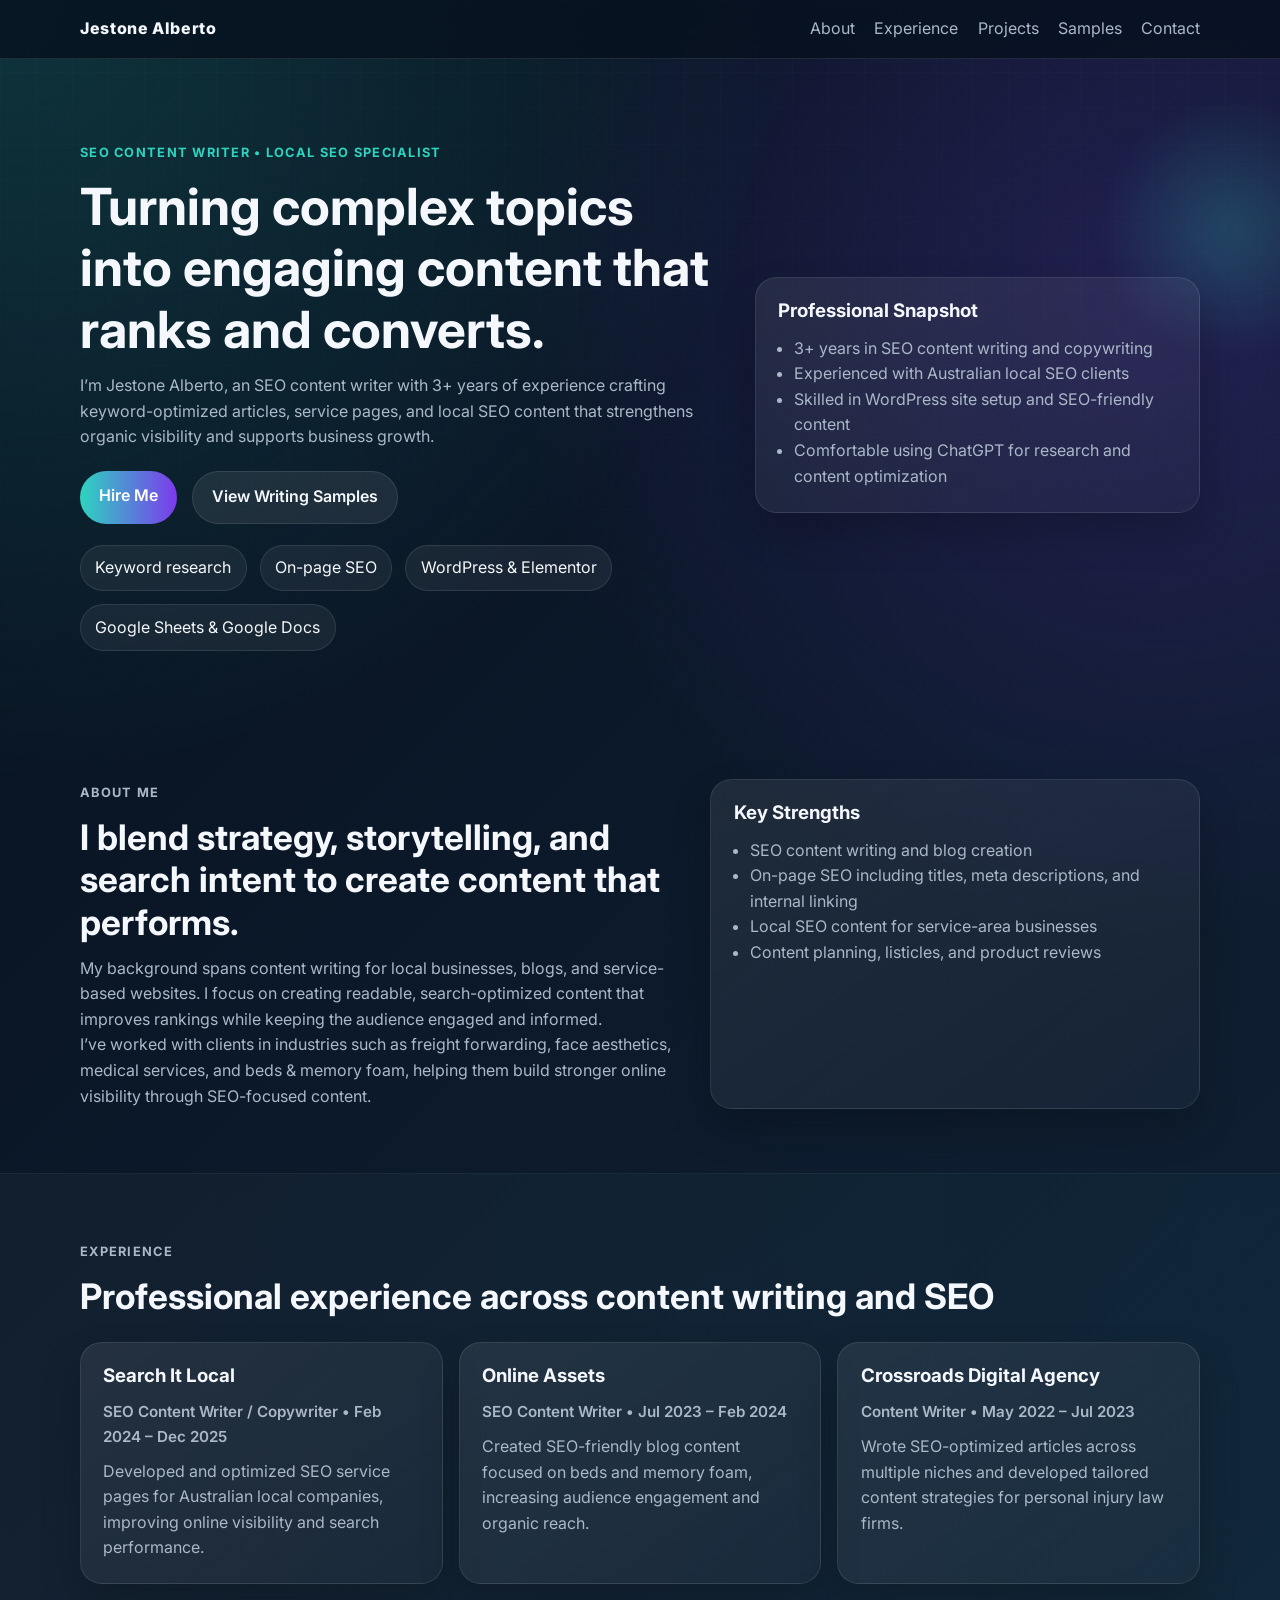
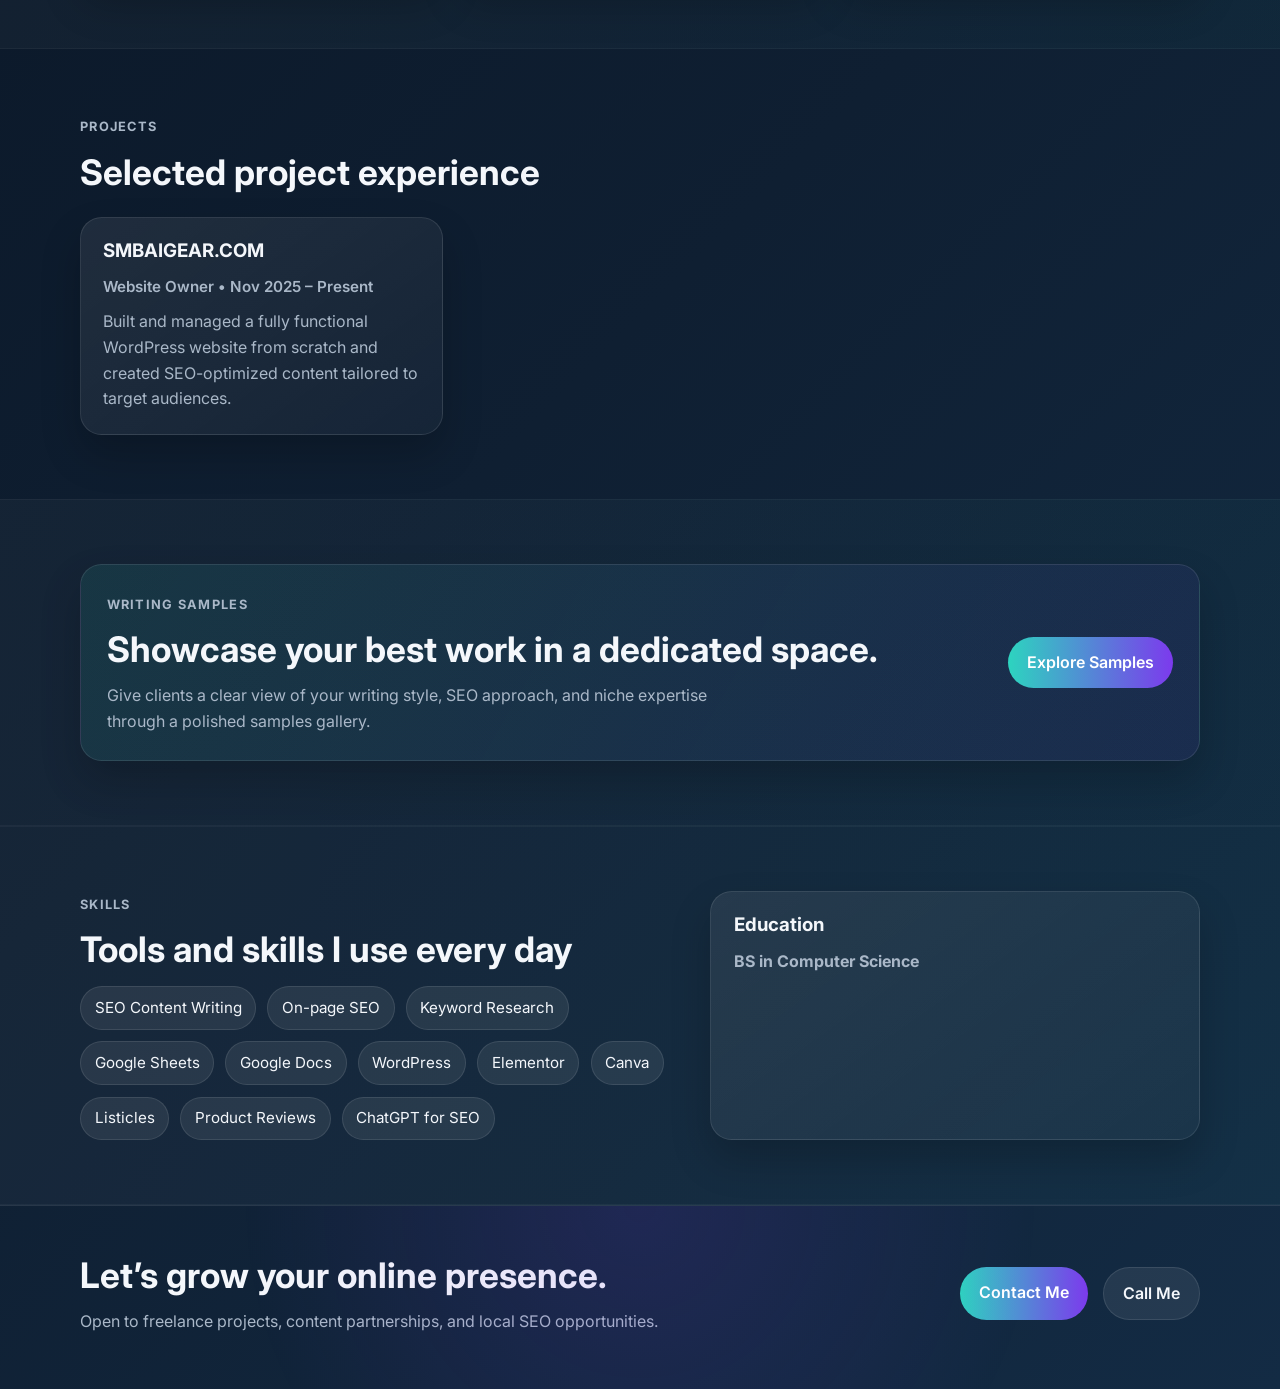
<file: index.html>
<!DOCTYPE html>
<html lang="en">
  <head>
    <meta charset="UTF-8" />
    <meta name="viewport" content="width=device-width, initial-scale=1.0" />
    <title>Jestone Alberto | SEO Content Writer & Local SEO Specialist</title>
    <meta
      name="description"
      content="Portfolio of Jestone Alberto, an SEO content writer and local SEO specialist with 3+ years of experience creating keyword-optimized content and improving search visibility."
    />
    <link rel="preconnect" href="https://fonts.googleapis.com" />
    <link rel="preconnect" href="https://fonts.gstatic.com" crossorigin />
    <link
      href="https://fonts.googleapis.com/css2?family=Inter:wght@400;500;600;700;800&display=swap"
      rel="stylesheet"
    />
    <link rel="stylesheet" href="styles.css" />
  </head>
  <body>
    <header class="site-header">
      <nav class="navbar container">
        <a href="#home" class="logo">Jestone Alberto</a>
        <button class="nav-toggle" aria-label="Toggle navigation">
          <span></span>
          <span></span>
          <span></span>
        </button>
        <div class="nav-links">
          <a href="#about">About</a>
          <a href="#experience">Experience</a>
          <a href="#projects">Projects</a>
          <a href="samples.html">Samples</a>
          <a href="contact.html">Contact</a>
        </div>
      </nav>
    </header>

    <main id="home">
      <section class="hero">
        <div class="container hero-grid">
          <div class="hero-content">
            <p class="eyebrow">SEO Content Writer • Local SEO Specialist</p>
            <h1>Turning complex topics into engaging content that ranks and converts.</h1>
            <p class="hero-text">
              I’m Jestone Alberto, an SEO content writer with 3+ years of experience crafting keyword-optimized articles,
              service pages, and local SEO content that strengthens organic visibility and supports business growth.
            </p>
            <div class="hero-actions">
              <a class="btn btn-primary" href="contact.html">Hire Me</a>
              <a class="btn btn-secondary" href="samples.html">View Writing Samples</a>
            </div>
            <ul class="hero-highlights">
              <li>Keyword research</li>
              <li>On-page SEO</li>
              <li>WordPress & Elementor</li>
              <li>Google Sheets & Google Docs</li>
            </ul>
          </div>
          <div class="hero-card">
            <h3>Professional Snapshot</h3>
            <ul>
              <li>3+ years in SEO content writing and copywriting</li>
              <li>Experienced with Australian local SEO clients</li>
              <li>Skilled in WordPress site setup and SEO-friendly content</li>
              <li>Comfortable using ChatGPT for research and content optimization</li>
            </ul>
          </div>
        </div>
      </section>

      <section id="about" class="section">
        <div class="container two-column">
          <div>
            <p class="eyebrow">About Me</p>
            <h2>I blend strategy, storytelling, and search intent to create content that performs.</h2>
            <p>
              My background spans content writing for local businesses, blogs, and service-based websites. I focus on creating readable,
              search-optimized content that improves rankings while keeping the audience engaged and informed.
            </p>
            <p>
              I’ve worked with clients in industries such as freight forwarding, face aesthetics, medical services, and beds & memory foam,
              helping them build stronger online visibility through SEO-focused content.
            </p>
          </div>
          <div class="info-card">
            <h3>Key Strengths</h3>
            <ul>
              <li>SEO content writing and blog creation</li>
              <li>On-page SEO including titles, meta descriptions, and internal linking</li>
              <li>Local SEO content for service-area businesses</li>
              <li>Content planning, listicles, and product reviews</li>
            </ul>
          </div>
        </div>
      </section>

      <section id="experience" class="section alt-section">
        <div class="container">
          <p class="eyebrow">Experience</p>
          <h2>Professional experience across content writing and SEO</h2>
          <div class="card-grid experience-grid">
            <article class="card">
              <h3>Search It Local</h3>
              <p class="job-meta">SEO Content Writer / Copywriter • Feb 2024 – Dec 2025</p>
              <p>Developed and optimized SEO service pages for Australian local companies, improving online visibility and search performance.</p>
            </article>
            <article class="card">
              <h3>Online Assets</h3>
              <p class="job-meta">SEO Content Writer • Jul 2023 – Feb 2024</p>
              <p>Created SEO-friendly blog content focused on beds and memory foam, increasing audience engagement and organic reach.</p>
            </article>
            <article class="card">
              <h3>Crossroads Digital Agency</h3>
              <p class="job-meta">Content Writer • May 2022 – Jul 2023</p>
              <p>Wrote SEO-optimized articles across multiple niches and developed tailored content strategies for personal injury law firms.</p>
            </article>
          </div>
        </div>
      </section>

      <section id="projects" class="section">
        <div class="container">
          <p class="eyebrow">Projects</p>
          <h2>Selected project experience</h2>
          <div class="card-grid">
            <article class="card">
              <h3>SMBAIGEAR.COM</h3>
              <p class="job-meta">Website Owner • Nov 2025 – Present</p>
              <p>Built and managed a fully functional WordPress website from scratch and created SEO-optimized content tailored to target audiences.</p>
            </article>

          </div>
        </div>
      </section>

      <section class="section alt-section">
        <div class="container spotlight-box">
          <div>
            <p class="eyebrow">Writing Samples</p>
            <h2>Showcase your best work in a dedicated space.</h2>
            <p>
              Give clients a clear view of your writing style, SEO approach, and niche expertise through a polished samples gallery.
            </p>
          </div>
          <a class="btn btn-primary" href="samples.html">Explore Samples</a>
        </div>
      </section>

      <section class="section alt-section">
        <div class="container two-column">
          <div>
            <p class="eyebrow">Skills</p>
            <h2>Tools and skills I use every day</h2>
            <div class="tag-list">
              <span>SEO Content Writing</span>
              <span>On-page SEO</span>
              <span>Keyword Research</span>
              <span>Google Sheets</span>
              <span>Google Docs</span>
              <span>WordPress</span>
              <span>Elementor</span>
              <span>Canva</span>
              <span>Listicles</span>
              <span>Product Reviews</span>
              <span>ChatGPT for SEO</span>
            </div>
          </div>
          <div class="info-card">
            <h3>Education</h3>
            <p><strong>BS in Computer Science</strong></p>
          </div>
        </div>
      </section>
    </main>

    <footer id="contact" class="site-footer">
      <div class="container footer-grid">
        <div>
          <h2>Let’s grow your online presence.</h2>
          <p>Open to freelance projects, content partnerships, and local SEO opportunities.</p>
        </div>
        <div class="footer-actions">
          <a class="btn btn-primary" href="contact.html">Contact Me</a>
          <a class="btn btn-secondary" href="tel:+639652046633">Call Me</a>
        </div>
      </div>
    </footer>

    <script src="script.js"></script>
  </body>
</html>
</file>
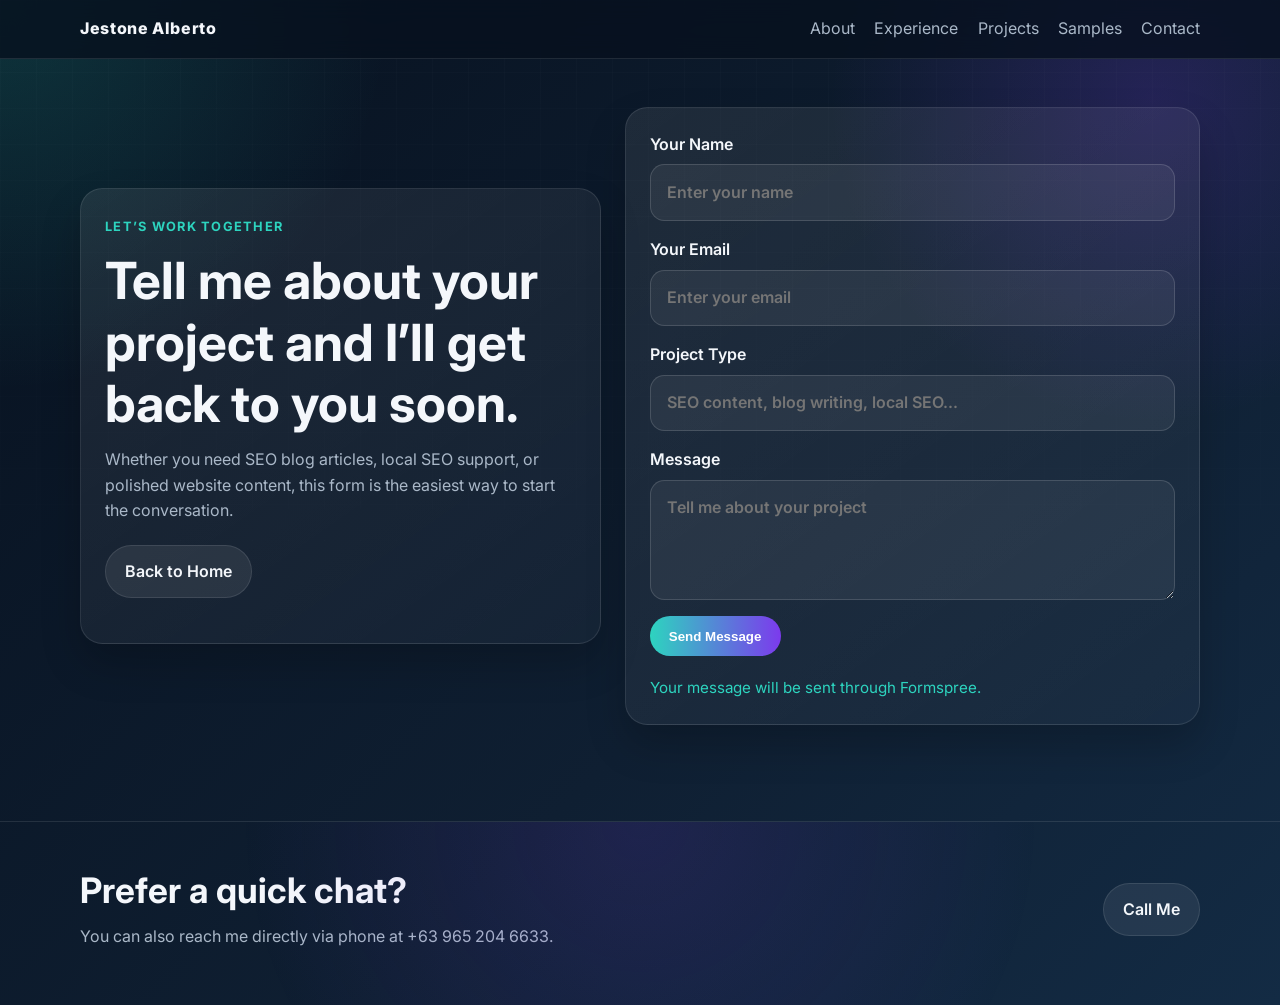
<file: contact.html>
<!DOCTYPE html>
<html lang="en">
  <head>
    <meta charset="UTF-8" />
    <meta name="viewport" content="width=device-width, initial-scale=1.0" />
    <title>Contact | Jestone Alberto</title>
    <meta
      name="description"
      content="Contact Jestone Alberto for SEO content writing, local SEO, and content strategy services."
    />
    <link rel="preconnect" href="https://fonts.googleapis.com" />
    <link rel="preconnect" href="https://fonts.gstatic.com" crossorigin />
    <link
      href="https://fonts.googleapis.com/css2?family=Inter:wght@400;500;600;700;800&display=swap"
      rel="stylesheet"
    />
    <link rel="stylesheet" href="styles.css" />
  </head>
  <body>
    <header class="site-header">
      <nav class="navbar container">
        <a href="index.html" class="logo">Jestone Alberto</a>
        <button class="nav-toggle" aria-label="Toggle navigation">
          <span></span>
          <span></span>
          <span></span>
        </button>
        <div class="nav-links">
          <a href="index.html#about">About</a>
          <a href="index.html#experience">Experience</a>
          <a href="index.html#projects">Projects</a>
          <a href="samples.html">Samples</a>
          <a href="contact.html">Contact</a>
        </div>
      </nav>
    </header>

    <main class="contact-page container">
      <section class="contact-hero">
        <div class="contact-card">
          <p class="eyebrow">Let’s Work Together</p>
          <h1>Tell me about your project and I’ll get back to you soon.</h1>
          <p class="hero-text">
            Whether you need SEO blog articles, local SEO support, or polished website content, this form is the easiest way to start the conversation.
          </p>
          <div class="hero-actions">
            <a class="btn btn-secondary" href="index.html">Back to Home</a>
          </div>
        </div>

        <div class="contact-card">
          <form class="contact-form" id="contactForm" action="https://formspree.io/f/xvkppgbw" method="POST">
            <label>
              Your Name
              <input type="text" name="name" placeholder="Enter your name" required />
            </label>
            <label>
              Your Email
              <input type="email" name="email" placeholder="Enter your email" required />
            </label>
            <label>
              Project Type
              <input type="text" name="project" placeholder="SEO content, blog writing, local SEO..." />
            </label>
            <label>
              Message
              <textarea name="message" placeholder="Tell me about your project" required></textarea>
            </label>
            <button class="btn btn-primary" type="submit">Send Message</button>
            <p id="formStatus" class="form-status">Your message will be sent through Formspree.</p>
          </form>
        </div>
      </section>
    </main>

    <footer class="site-footer">
      <div class="container footer-grid">
        <div>
          <h2>Prefer a quick chat?</h2>
          <p>You can also reach me directly via phone at +63 965 204 6633.</p>
        </div>
        <div class="footer-actions">
          <a class="btn btn-secondary" href="tel:+639652046633">Call Me</a>
        </div>
      </div>
    </footer>

    <script src="script.js"></script>
  </body>
</html>
</file>
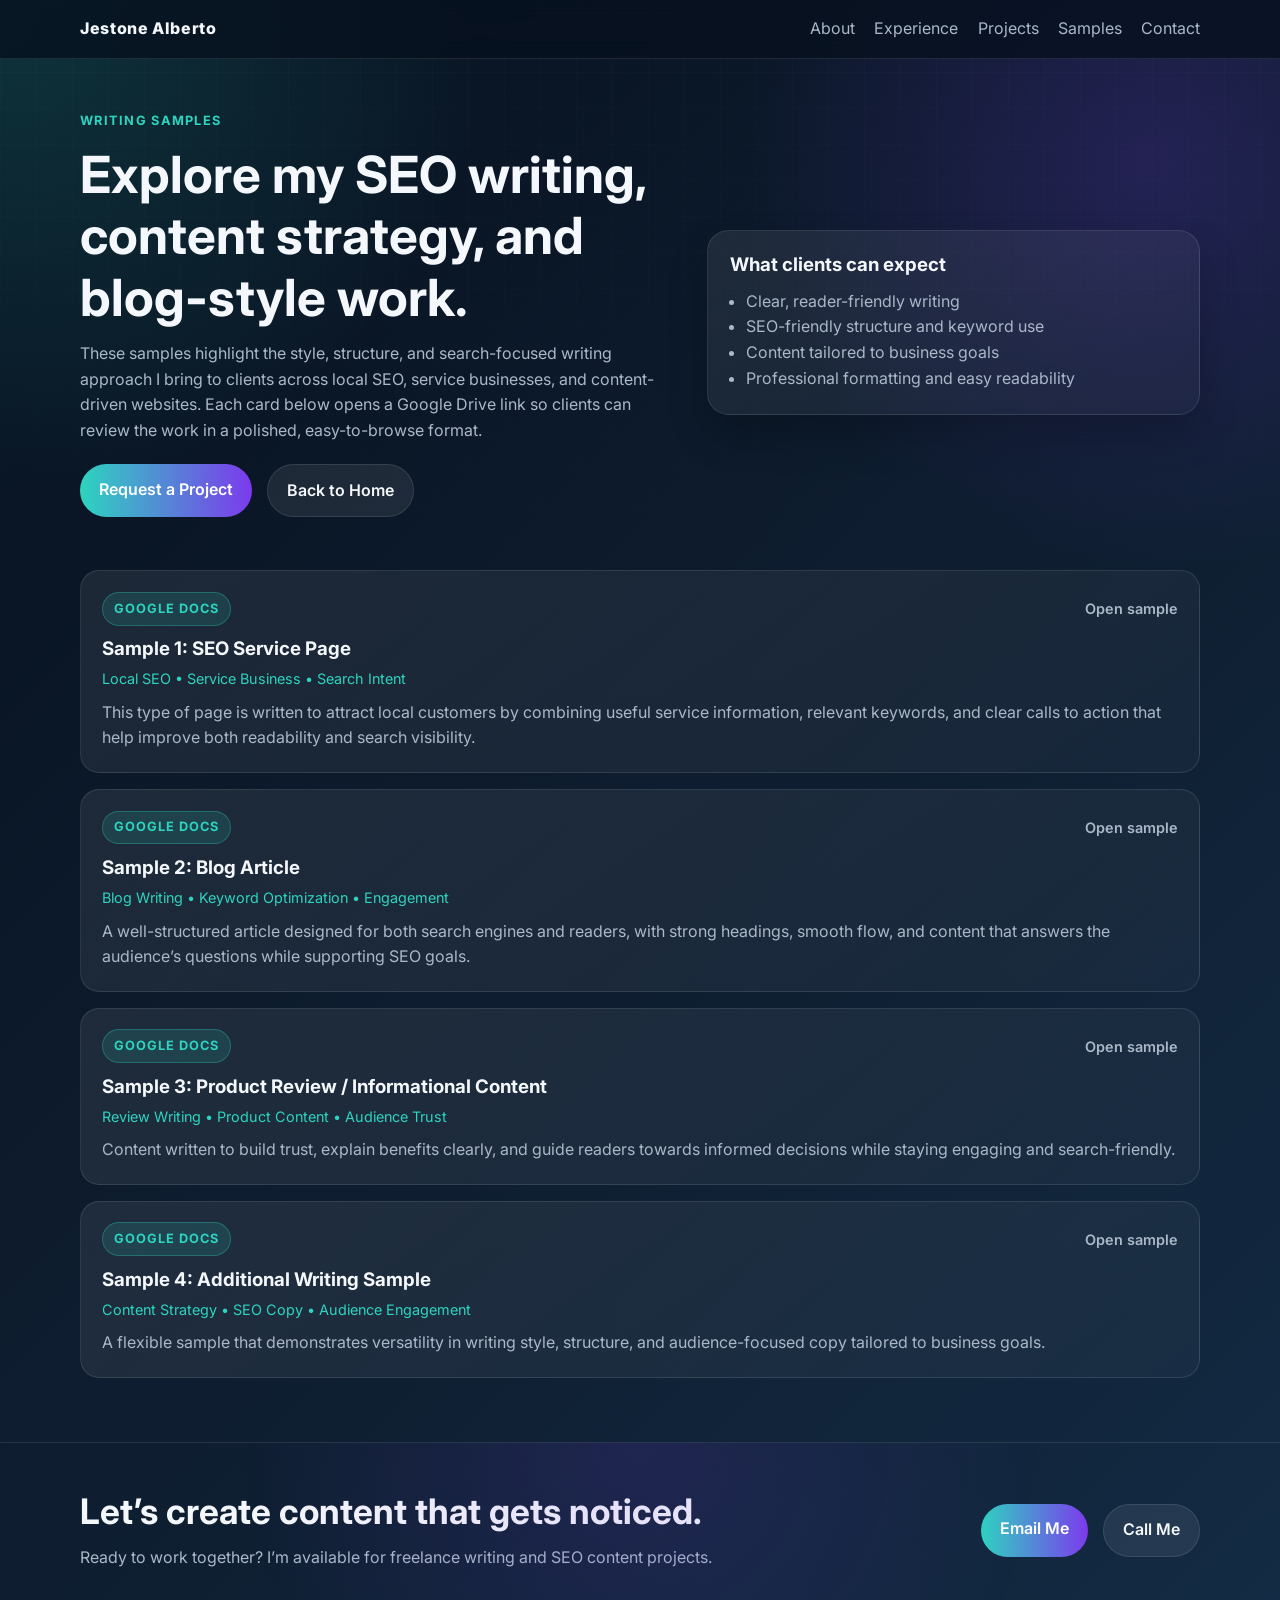
<file: samples.html>
<!DOCTYPE html>
<html lang="en">
  <head>
    <meta charset="UTF-8" />
    <meta name="viewport" content="width=device-width, initial-scale=1.0" />
    <title>Writing Samples | Jestone Alberto</title>
    <meta
      name="description"
      content="Browse writing samples from Jestone Alberto showcasing SEO content, blog posts, and service-page writing."
    />
    <link rel="preconnect" href="https://fonts.googleapis.com" />
    <link rel="preconnect" href="https://fonts.gstatic.com" crossorigin />
    <link
      href="https://fonts.googleapis.com/css2?family=Inter:wght@400;500;600;700;800&display=swap"
      rel="stylesheet"
    />
    <link rel="stylesheet" href="styles.css" />
  </head>
  <body>
    <header class="site-header">
      <nav class="navbar container">
        <a href="index.html" class="logo">Jestone Alberto</a>
        <button class="nav-toggle" aria-label="Toggle navigation">
          <span></span>
          <span></span>
          <span></span>
        </button>
        <div class="nav-links">
          <a href="index.html#about">About</a>
          <a href="index.html#experience">Experience</a>
          <a href="index.html#projects">Projects</a>
          <a href="samples.html">Samples</a>
          <a href="index.html#contact">Contact</a>
        </div>
      </nav>
    </header>

    <main class="sample-page container">
      <section class="sample-hero">
        <div>
          <p class="eyebrow">Writing Samples</p>
          <h1>Explore my SEO writing, content strategy, and blog-style work.</h1>
          <p class="hero-text">
            These samples highlight the style, structure, and search-focused writing approach I bring to clients across local SEO, service businesses, and content-driven websites.
            Each card below opens a Google Drive link so clients can review the work in a polished, easy-to-browse format.
          </p>
          <div class="hero-actions">
            <a class="btn btn-primary" href="index.html#contact">Request a Project</a>
            <a class="btn btn-secondary" href="index.html">Back to Home</a>
          </div>
        </div>

        <div class="hero-card">
          <h3>What clients can expect</h3>
          <ul>
            <li>Clear, reader-friendly writing</li>
            <li>SEO-friendly structure and keyword use</li>
            <li>Content tailored to business goals</li>
            <li>Professional formatting and easy readability</li>
          </ul>
        </div>
      </section>

      <section class="sample-list">
        <a class="sample-link" href="https://docs.google.com/document/d/19UGUCimhpykiSmDz0Xd4i6WNagNW2ryGPVS0yR7AIlE/edit?usp=drive_link" target="_blank" rel="noopener noreferrer">
          <article class="sample-item">
            <div class="sample-topline">
              <span class="sample-badge">Google Docs</span>
              <span class="sample-open">Open sample</span>
            </div>
            <h3>Sample 1: SEO Service Page</h3>
            <p class="meta">Local SEO • Service Business • Search Intent</p>
            <p>
              This type of page is written to attract local customers by combining useful service information, relevant keywords,
              and clear calls to action that help improve both readability and search visibility.
            </p>
          </article>
        </a>

        <a class="sample-link" href="https://docs.google.com/document/d/15hJGvnZ4q7BajGnZnGBeKPaVX8Ii9UIQ2vMb5K-DurI/edit?usp=drive_link" target="_blank" rel="noopener noreferrer">
          <article class="sample-item">
            <div class="sample-topline">
              <span class="sample-badge">Google Docs</span>
              <span class="sample-open">Open sample</span>
            </div>
            <h3>Sample 2: Blog Article</h3>
            <p class="meta">Blog Writing • Keyword Optimization • Engagement</p>
            <p>
              A well-structured article designed for both search engines and readers, with strong headings, smooth flow, and content
              that answers the audience’s questions while supporting SEO goals.
            </p>
          </article>
        </a>

        <a class="sample-link" href="https://docs.google.com/document/d/1OyIKVK27_gn1_sCt1caRHXDwzCCP0ToAQunWgcMN-g8/edit?usp=drive_link" target="_blank" rel="noopener noreferrer">
          <article class="sample-item">
            <div class="sample-topline">
              <span class="sample-badge">Google Docs</span>
              <span class="sample-open">Open sample</span>
            </div>
            <h3>Sample 3: Product Review / Informational Content</h3>
            <p class="meta">Review Writing • Product Content • Audience Trust</p>
            <p>
              Content written to build trust, explain benefits clearly, and guide readers towards informed decisions while staying engaging
              and search-friendly.
            </p>
          </article>
        </a>

        <a class="sample-link" href="https://docs.google.com/document/d/1fXpeYkICqYgF2_jKP4V1_f0bXOai6WrV-5LFhtIPwAs/edit?usp=drive_link" target="_blank" rel="noopener noreferrer">
          <article class="sample-item">
            <div class="sample-topline">
              <span class="sample-badge">Google Docs</span>
              <span class="sample-open">Open sample</span>
            </div>
            <h3>Sample 4: Additional Writing Sample</h3>
            <p class="meta">Content Strategy • SEO Copy • Audience Engagement</p>
            <p>
              A flexible sample that demonstrates versatility in writing style, structure, and audience-focused copy tailored to business goals.
            </p>
          </article>
        </a>
      </section>
    </main>

    <footer id="contact" class="site-footer">
      <div class="container footer-grid">
        <div>
          <h2>Let’s create content that gets noticed.</h2>
          <p>Ready to work together? I’m available for freelance writing and SEO content projects.</p>
        </div>
        <div class="footer-actions">
          <a class="btn btn-primary mailto-link" href="mailto:albertojestone1@gmail.com?subject=Portfolio%20Inquiry" data-email="albertojestone1@gmail.com" data-subject="Portfolio Inquiry">Email Me</a>
          <a class="btn btn-secondary" href="tel:+639652046633">Call Me</a>
        </div>
      </div>
    </footer>

    <script src="script.js"></script>
  </body>
</html>
</file>
<file: styles.css>
:root {
  --bg: #07111f;
  --surface: #10233d;
  --surface-2: #17304e;
  --text: #f4f7fb;
  --muted: #aab8c8;
  --accent: #2dd4bf;
  --accent-2: #7c3aed;
  --border: rgba(255, 255, 255, 0.1);
  --shadow: 0 20px 40px rgba(0, 0, 0, 0.2);
}

* {
  box-sizing: border-box;
  margin: 0;
  padding: 0;
}

html {
  scroll-behavior: smooth;
}

body {
  font-family: 'Inter', sans-serif;
  background:
    radial-gradient(circle at top left, rgba(45, 212, 191, 0.18), transparent 24%),
    radial-gradient(circle at 90% 10%, rgba(124, 58, 237, 0.2), transparent 22%),
    linear-gradient(135deg, var(--bg), #0f1f32 60%, #132b44);
  color: var(--text);
  line-height: 1.6;
  overflow-x: hidden;
  position: relative;
}

body::before {
  content: "";
  position: fixed;
  inset: 0;
  background-image: linear-gradient(rgba(255,255,255,0.03) 1px, transparent 1px), linear-gradient(90deg, rgba(255,255,255,0.03) 1px, transparent 1px);
  background-size: 36px 36px;
  mask-image: linear-gradient(to bottom, rgba(0,0,0,0.5), transparent 90%);
  pointer-events: none;
  z-index: 0;
}

img {
  max-width: 100%;
}

.container {
  width: min(1120px, calc(100% - 2rem));
  margin: 0 auto;
}

.site-header {
  position: sticky;
  top: 0;
  z-index: 10;
  backdrop-filter: blur(12px);
  background: rgba(7, 17, 31, 0.8);
  border-bottom: 1px solid var(--border);
}

.navbar {
  display: flex;
  align-items: center;
  justify-content: space-between;
  padding: 1rem 0;
}

.logo {
  font-weight: 800;
  color: var(--text);
  text-decoration: none;
  letter-spacing: 0.04em;
  transition: transform 0.3s ease, color 0.3s ease;
}

.logo:hover {
  transform: translateY(-2px);
  color: var(--accent);
}

.nav-links {
  display: flex;
  gap: 1.2rem;
}

.nav-links a {
  color: var(--muted);
  text-decoration: none;
  transition: color 0.2s ease, transform 0.2s ease;
}

.nav-links a:hover {
  color: var(--text);
  transform: translateY(-2px);
}

.nav-toggle {
  display: none;
  flex-direction: column;
  gap: 4px;
  background: transparent;
  border: 0;
  cursor: pointer;
}

.nav-toggle span {
  width: 24px;
  height: 2px;
  background: var(--text);
  transition: transform 0.3s ease, opacity 0.3s ease;
}

.hero {
  padding: 5rem 0 4rem;
  position: relative;
}

.hero::after {
  content: "";
  position: absolute;
  right: -80px;
  top: 40px;
  width: 260px;
  height: 260px;
  background: radial-gradient(circle, rgba(45, 212, 191, 0.22), transparent 70%);
  filter: blur(12px);
  z-index: -1;
}

.hero-grid {
  display: grid;
  grid-template-columns: 1.3fr 0.9fr;
  gap: 2rem;
  align-items: center;
}

.eyebrow {
  display: inline-block;
  margin-bottom: 0.8rem;
  color: var(--accent);
  font-weight: 700;
  letter-spacing: 0.1em;
  text-transform: uppercase;
  font-size: 0.8rem;
}

h1, h2, h3 {
  line-height: 1.2;
  margin-bottom: 0.8rem;
}

h1 {
  font-size: clamp(2rem, 4vw, 3.2rem);
  max-width: 700px;
  animation: fadeUp 0.8s ease both;
}

h2 {
  font-size: clamp(1.6rem, 3vw, 2.2rem);
}

.hero-text, .section p, .card p, .site-footer p {
  color: var(--muted);
  max-width: 650px;
}

.hero-actions, .footer-actions {
  display: flex;
  flex-wrap: wrap;
  gap: 0.9rem;
  margin: 1.3rem 0;
}

.btn {
  display: inline-block;
  padding: 0.8rem 1.2rem;
  border-radius: 999px;
  text-decoration: none;
  font-weight: 600;
  transition: transform 0.2s ease, box-shadow 0.2s ease, background 0.2s ease;
}

.btn:hover {
  transform: translateY(-3px);
  box-shadow: 0 10px 20px rgba(0, 0, 0, 0.2);
}

.btn-primary {
  background: linear-gradient(90deg, var(--accent), var(--accent-2));
  color: white;
}

.btn-secondary {
  background: rgba(255,255,255,0.08);
  color: var(--text);
  border: 1px solid var(--border);
}

.hero-highlights {
  display: flex;
  flex-wrap: wrap;
  gap: 0.8rem;
  margin-top: 1rem;
  list-style: none;
}

.hero-highlights li {
  background: rgba(255,255,255,0.06);
  border: 1px solid var(--border);
  padding: 0.6rem 0.9rem;
  border-radius: 999px;
  color: var(--text);
  transition: transform 0.25s ease, background 0.25s ease;
}

.hero-highlights li:hover {
  transform: translateY(-2px);
  background: rgba(45, 212, 191, 0.14);
}

.hero-card, .info-card, .card {
  background: linear-gradient(145deg, rgba(255,255,255,0.08), rgba(255,255,255,0.03));
  border: 1px solid var(--border);
  border-radius: 1.35rem;
  padding: 1.4rem;
  box-shadow: var(--shadow);
  transition: transform 0.3s ease, box-shadow 0.3s ease, border-color 0.3s ease, background 0.3s ease;
  animation: fadeUp 0.9s ease both;
  position: relative;
  overflow: hidden;
}

.hero-card::before, .info-card::before, .card::before {
  content: "";
  position: absolute;
  inset: 0;
  background: linear-gradient(120deg, transparent 0%, rgba(255,255,255,0.08) 50%, transparent 100%);
  transform: translateX(-120%);
  transition: transform 0.6s ease;
}

.hero-card:hover::before, .info-card:hover::before, .card:hover::before {
  transform: translateX(120%);
}

.hero-card:hover, .info-card:hover, .card:hover {
  transform: translateY(-6px);
  box-shadow: 0 25px 45px rgba(0, 0, 0, 0.25);
  border-color: rgba(45, 212, 191, 0.4);
}

.hero-card ul, .info-card ul {
  padding-left: 1rem;
  color: var(--muted);
}

.section {
  padding: 4rem 0;
  position: relative;
  z-index: 1;
}

.alt-section {
  background: linear-gradient(90deg, rgba(255,255,255,0.03), rgba(45, 212, 191, 0.04));
  border-block: 1px solid rgba(255,255,255,0.04);
}

.two-column {
  display: grid;
  grid-template-columns: 1.1fr 0.9fr;
  gap: 2rem;
}

.card-grid {
  display: grid;
  grid-template-columns: repeat(3, minmax(0, 1fr));
  gap: 1rem;
  margin-top: 1.5rem;
}

.job-meta {
  color: var(--accent);
  font-size: 0.95rem;
  font-weight: 600;
  margin-bottom: 0.6rem;
}

.tag-list {
  display: flex;
  flex-wrap: wrap;
  gap: 0.7rem;
  margin-top: 1rem;
}

.tag-list span {
  background: rgba(255,255,255,0.08);
  border: 1px solid var(--border);
  border-radius: 999px;
  padding: 0.55rem 0.85rem;
  color: var(--text);
  font-size: 0.95rem;
  transition: transform 0.25s ease, background 0.25s ease, border-color 0.25s ease;
}

.tag-list span:hover {
  border-color: rgba(45, 212, 191, 0.45);
  background: rgba(45, 212, 191, 0.14);
}

.tag-list span:hover {
  transform: translateY(-2px);
  background: rgba(45, 212, 191, 0.14);
}

.spotlight-box {
  display: flex;
  justify-content: space-between;
  align-items: center;
  gap: 1.2rem;
  padding: 1.6rem;
  border: 1px solid var(--border);
  border-radius: 1.35rem;
  background: linear-gradient(120deg, rgba(45,212,191,0.1), rgba(124,58,237,0.08));
  box-shadow: var(--shadow);
}

.sample-page {
  padding: 3rem 0 4rem;
}

.sample-hero {
  display: grid;
  grid-template-columns: 1.1fr 0.9fr;
  gap: 1.5rem;
  align-items: center;
  margin-bottom: 2rem;
}

.sample-list {
  display: grid;
  gap: 1rem;
}

.sample-link {
  text-decoration: none;
  color: inherit;
  display: block;
}

.sample-item {
  padding: 1.3rem;
  border-radius: 1.2rem;
  background: linear-gradient(145deg, rgba(255,255,255,0.08), rgba(255,255,255,0.03));
  border: 1px solid var(--border);
  transition: transform 0.25s ease, border-color 0.25s ease, box-shadow 0.25s ease;
  height: 100%;
}

.sample-item:hover {
  transform: translateY(-4px);
  border-color: rgba(45, 212, 191, 0.4);
  box-shadow: 0 16px 30px rgba(0, 0, 0, 0.2);
}

.sample-topline {
  display: flex;
  justify-content: space-between;
  align-items: center;
  gap: 0.75rem;
  margin-bottom: 0.8rem;
}

.sample-badge {
  display: inline-flex;
  align-items: center;
  background: rgba(45, 212, 191, 0.14);
  color: var(--accent);
  border: 1px solid rgba(45, 212, 191, 0.3);
  border-radius: 999px;
  padding: 0.35rem 0.7rem;
  font-size: 0.8rem;
  font-weight: 700;
  text-transform: uppercase;
  letter-spacing: 0.08em;
}

.sample-open {
  font-size: 0.9rem;
  color: var(--muted);
  font-weight: 600;
}

.contact-page {
  padding: 3rem 0 4rem;
}

.contact-hero {
  display: grid;
  grid-template-columns: 0.95fr 1.05fr;
  gap: 1.5rem;
  align-items: center;
  margin-bottom: 2rem;
}

.contact-card {
  padding: 1.5rem;
  border-radius: 1.4rem;
  background: linear-gradient(145deg, rgba(255,255,255,0.08), rgba(255,255,255,0.03));
  border: 1px solid var(--border);
  box-shadow: var(--shadow);
}

.contact-form {
  display: grid;
  gap: 1rem;
}

.contact-form label {
  display: grid;
  gap: 0.45rem;
  color: var(--text);
  font-weight: 600;
}

.contact-form input,
.contact-form textarea {
  width: 100%;
  padding: 0.9rem 1rem;
  border-radius: 0.9rem;
  border: 1px solid rgba(255,255,255,0.14);
  background: rgba(255,255,255,0.06);
  color: var(--text);
  font: inherit;
}

.contact-form input:focus,
.contact-form textarea:focus {
  outline: none;
  border-color: rgba(45, 212, 191, 0.45);
  box-shadow: 0 0 0 3px rgba(45, 212, 191, 0.16);
}

.contact-form textarea {
  min-height: 120px;
  resize: vertical;
}

.contact-form .btn {
  width: fit-content;
  border: none;
  cursor: pointer;
}

.form-status {
  color: var(--accent);
  font-size: 0.95rem;
  margin-top: 0.2rem;
}

.form-note {
  color: var(--muted);
  font-size: 0.9rem;
  line-height: 1.5;
  margin-top: 0.3rem;
}

button:disabled {
  opacity: 0.7;
  cursor: wait;
}

.sample-item h3 {
  margin-bottom: 0.4rem;
}

.sample-item .meta {
  color: var(--accent);
  font-size: 0.9rem;
  margin-bottom: 0.6rem;
}

.sample-item p {
  color: var(--muted);
}

.site-footer {
  padding: 2.5rem 0 3rem;
  border-top: 1px solid var(--border);
  position: relative;
}

.site-footer::before {
  content: "";
  position: absolute;
  inset: 0;
  background: radial-gradient(circle at top, rgba(124, 58, 237, 0.14), transparent 60%);
  pointer-events: none;
}

.footer-grid {
  display: flex;
  justify-content: space-between;
  align-items: center;
  gap: 1rem;
}

@keyframes fadeUp {
  from {
    opacity: 0;
    transform: translateY(18px);
  }
  to {
    opacity: 1;
    transform: translateY(0);
  }
}

@media (max-width: 860px) {
  .hero-grid,
  .two-column,
  .card-grid,
  .sample-hero {
    grid-template-columns: 1fr;
  }

  .footer-grid,
  .spotlight-box,
  .contact-hero {
    flex-direction: column;
    align-items: flex-start;
  }
}

@media (max-width: 700px) {
  .nav-toggle {
    display: flex;
  }

  .nav-links {
    display: none;
    flex-direction: column;
    position: absolute;
    top: 60px;
    right: 1rem;
    background: var(--surface);
    padding: 1rem;
    border-radius: 1rem;
    border: 1px solid var(--border);
    width: min(220px, calc(100% - 2rem));
  }

  .nav-links.open {
    display: flex;
  }
}
</file>
